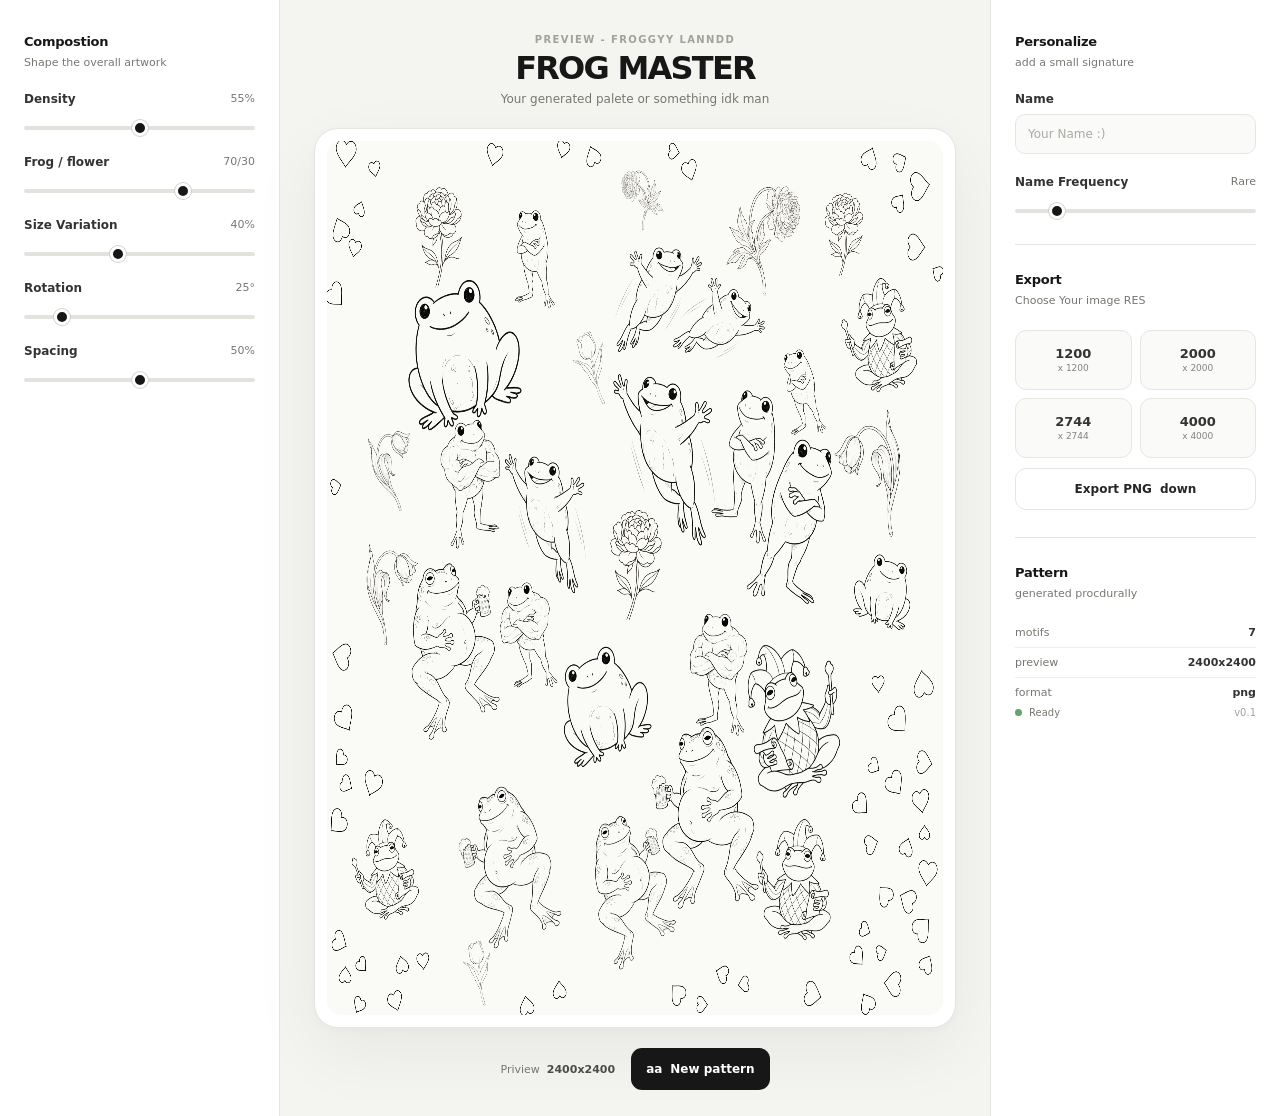
<file: index.html>
<!DOCTYPE html>
<html lang="en">
<head>
  <meta charset="UTF-8">
  <meta name="viewport" content="width=device-width, initial-scale=1.0">
  <title>Greeble - FROG ALALLA</title>
  <link rel="stylesheet" href="style.css">
  <style> @import url('https://fonts.googleapis.com/css2?family=Love+Light&display=swap'); </style>
</head>
<body>
  <div class="app">
    <main class="workspace">
      <aside class="sidebar sidebar-left">
        <div class="panel-section">
          <div class="section-heading">
            <h2>Compostion</h2>
            <p>Shape the overall artwork</p>
          </div>

          <div class="control">
            <div class="control-header">
              <label for="density">Density</label>
              <span id="densityValue">55%</span>
            </div>
            <input
              type="range"
              id="density"
              min="10"
              max="100"
              value="55">
          </div>
          <div class="control">
            <div class="control-header">
              <label for="motifRatio">Frog / flower</label>
              <span id="motifRatioValue">70/30</span>
            </div>
            <input
              type="range"
              id="motifRatio"
              min="0"
              max="100"
              value="70">
          </div>
          <div class="control">
            <div class="control-header">
              <label for="sizeVariation">Size Variation</label>
              <span id="sizeVariationValue">40%</span>
            </div>
            <input
              type="range"
              id="sizeVariation"
              min="0"
              max="100"
              value="40">
          </div>
          <div class="control">
            <div class="control-header">
              <label for="rotation">Rotation</label>
              <span id="rotationValue">25*</span>
            </div>
            <input
              type="range"
              id="rotation"
              min="0"
              max="180"
              value="25">
          </div>
          <div class="control">
            <div class="control-header">
              <label for="spacing">Spacing</label>
              <span id="spacingValue">50%</span>
            </div>
            <input
              type="range"
              id="spacing"
              min="0"
              max="100"
              value="50">
          </div>

        </div>
      </aside>

      <section class="canvas-area">
        <div class="canvas-header">
          <div class="canvas-title">
            <span class="eyebrow"> Preview - FROGGYY LANNDD</span>
            <h1 id="patternTitle"> FROG MASTER</h1>
            <p> Your generated palete or something idk man</p>
          </div>
        </div>

        <div class="canvas-wrapper">
          <div class="canvas-frame">
            <canvas 
              id="canvas"
              width="2400"
              height="2400">
            </canvas>
          </div>
        </div>
        <div class="canvas-controls">
          <div class="preview-resolution">
            <span> Priview</span>
            <strong>2400x2400</strong>
          </div>
          <button
            class="button button-primary"
            id="randomizeSeed"
            type="button">
          <span>aa</span>
          New pattern
          </button>
        </div>
      </section>
      <aside class="sidebar sidebar-right">
        <div class="panel-section">
          <div class="section-heading">
          <h2>Personalize</h2>
          <p>add a small signature</p>
          </div>

        <div class="field">
          <label for="name"> Name</label>
          <input
            type="text"
            id="name"
            placeholder="Your Name :)"
            maxlength="24"
            autocomplete="off">

        </div>
        <div class="control">
          <div class="control-header">
            <label for="nameFrequency">
              Name Frequency
            </label>
            <span id="nameFrequencyValue">
              Rare
            </span>
          </div>
          <input
            type="range"
            id="nameFrequency"
            min="0"
            max="100"
            value="15">
          </div>
        </div>
        <div class="panel-section">
          <div class="section-heading">
            <h2>Export</h2>
            <p>Choose Your image RES</p>
          </div>
          <div class="resolution-grid">
            <button
              class="resolution-option"
              data-resolution="1200"
              type="button"
              >
              <strong>1200</strong>
              <span>x 1200</span>
            </button>
            <button
              class="resolution-option"
              data-resolution="200"
              type="button"
              >
              <strong>2000</strong>
              <span>x 2000</span>
            </button>
            <button
              class="resolution-option"
              data-resolution="2744"
              type="button"
              >
              <strong>2744</strong>
              <span>x 2744</span>
            </button>
            <button
              class="resolution-option"
              data-resolution="4000"
              type="button"
              >
              <strong>4000</strong>
              <span>x 4000</span>
            </button>

          </div>
          <button
            class="button button-secondary full-button"
            id="export"
            type="button">
            Export PNG
            <span>down</span>
          </button>
        </div>
        <div class="panel-seciton pattern-info">
          <div class="section-heading">
            <h2>Pattern</h2>
            <p>generated procdurally</p>
          </div>
          <div class="info-row">
            <span>motifs</span>
            <strong>7</strong>
          </div>
          <div class="info-row">
            <span>preview</span>
            <strong>2400x2400</strong>
          </div>
          <div class="info-row">
            <span>format</span>
            <strong>png</strong>
          </div>
        </div>
        <div class="sidebar-footer">
          <div class="status">
            <span class="status-dot"></span>
            <span>Ready</span>
          </div>
          <span class="version">
            v0.1
          </span>
        </div>
      </aside>
    </main>
  </div>
  <script src="shapes.js"></script>
  <script type="module" src="script.js"></script>
</body>
</html>
</file>
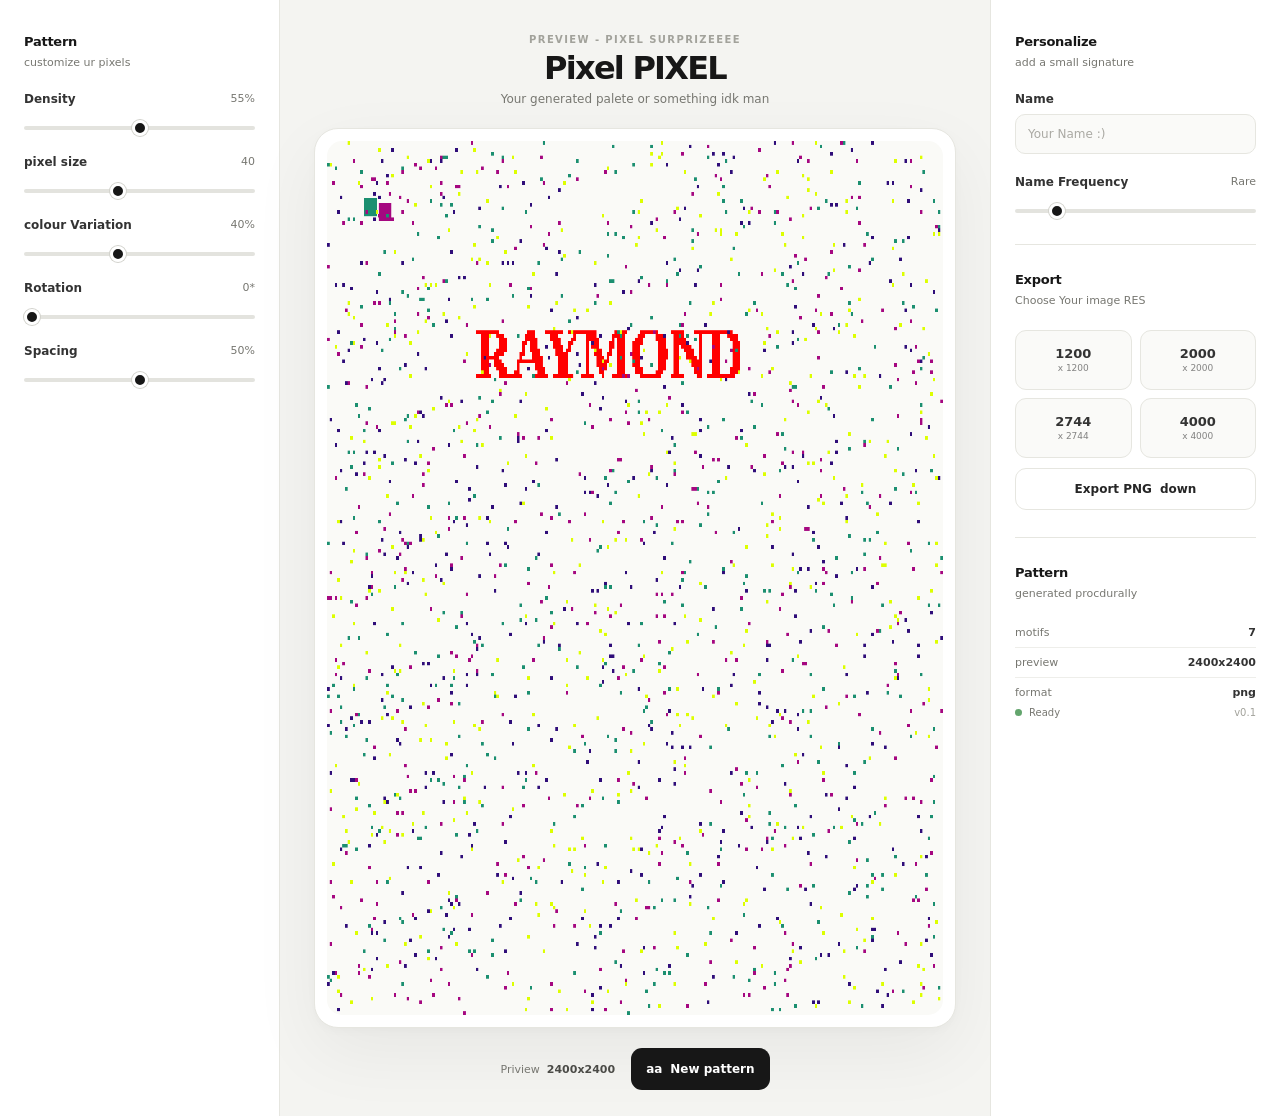
<file: pixel.html>
<!-- pixel page -->
 <!-- 
    main idea is procedural thing, but pixels andname 
    so pixeel gen around name or something still planning


 -->

 <!DOCTYPE html>
 <html lang="en">
    <head>
        <meta charset="UTF-8">
        <meta name="viewport" content="width=device-width, initial-scale=1.0">

        <title>Greeble Pixel Name Pattern</title>
        <link rel="stylesheet" href="style.css">

    </head>
    <body>
  <div class="app">
    <main class="workspace">
      <aside class="sidebar sidebar-left">
        <div class="panel-section">
          <div class="section-heading">
            <h2>Pattern</h2>
            <p>customize ur pixels</p>
          </div>

          <div class="control">
            <div class="control-header">
              <label for="density">Density</label>
              <span id="densityValue">55%</span>
            </div>
            <input
              type="range"
              id="density"
              min="10"
              max="100"
              value="55">
          </div>
          <div class="control">
            <div class="control-header">
              <label for="pixelSize">pixel size</label>
              <span id="pixelSizeValue">40</span>
            </div>
            <input
              type="range"
              id="pixelSize"
              min="0"
              max="100"
              value="40">
          </div>
          <div class="control">
            <div class="control-header">
              <label for="colourVariation">colour Variation</label>
              <span id="colourVariationValue">40%</span>
            </div>
            <input
              type="range"
              id="colourVariation"
              min="0"
              max="100"
              value="40">
          </div>
          <div class="control">
            <div class="control-header">
              <label for="rotation">Rotation</label>
              <span id="rotationValue">0*</span>
            </div>
            <input
              type="range"
              id="rotation"
              min="0"
              max="180"
              value="0">
          </div>
          <div class="control">
            <div class="control-header">
              <label for="spacing">Spacing</label>
              <span id="spacingValue">50%</span>
            </div>
            <input
              type="range"
              id="spacing"
              min="0"
              max="100"
              value="50">
          </div>

        </div>
      </aside>

      <section class="canvas-area">
        <div class="canvas-header">
          <div class="canvas-title">
            <span class="eyebrow"> Preview - Pixel SURPRIZEEEE</span>
            <h1 id="patternTitle">Pixel PIXEL</h1>
            <p> Your generated palete or something idk man</p>
          </div>
        </div>

        <div class="canvas-wrapper">
          <div class="canvas-frame">
            <canvas 
              id="canvas"
              width="2400"
              height="2400">
            </canvas>
          </div>
        </div>
        <div class="canvas-controls">
          <div class="preview-resolution">
            <span> Priview</span>
            <strong>2400x2400</strong>
          </div>
          <button
            class="button button-primary"
            id="randomizeSeed"
            type="button">
          <span>aa</span>
          New pattern
          </button>
        </div>
      </section>
      <aside class="sidebar sidebar-right">
        <div class="panel-section">
          <div class="section-heading">
          <h2>Personalize</h2>
          <p>add a small signature</p>
          </div>

        <div class="field">
          <label for="name"> Name</label>
          <input
            type="text"
            id="name"
            placeholder="Your Name :)"
            maxlength="24"
            autocomplete="off">

        </div>
        <div class="control">
          <div class="control-header">
            <label for="nameFrequency">
              Name Frequency
            </label>
            <span id="nameFrequencyValue">
              Rare
            </span>
          </div>
          <input
            type="range"
            id="nameFrequency"
            min="0"
            max="100"
            value="15">
          </div>
        </div>
        <div class="panel-section">
          <div class="section-heading">
            <h2>Export</h2>
            <p>Choose Your image RES</p>
          </div>
          <div class="resolution-grid">
            <button
              class="resolution-option"
              data-resolution="1200"
              type="button"
              >
              <strong>1200</strong>
              <span>x 1200</span>
            </button>
            <button
              class="resolution-option"
              data-resolution="200"
              type="button"
              >
              <strong>2000</strong>
              <span>x 2000</span>
            </button>
            <button
              class="resolution-option"
              data-resolution="2744"
              type="button"
              >
              <strong>2744</strong>
              <span>x 2744</span>
            </button>
            <button
              class="resolution-option"
              data-resolution="4000"
              type="button"
              >
              <strong>4000</strong>
              <span>x 4000</span>
            </button>

          </div>
          <button
            class="button button-secondary full-button"
            id="export"
            type="button">
            Export PNG
            <span>down</span>
          </button>
        </div>
        <div class="panel-seciton pattern-info">
          <div class="section-heading">
            <h2>Pattern</h2>
            <p>generated procdurally</p>
          </div>
          <div class="info-row">
            <span>motifs</span>
            <strong>7</strong>
          </div>
          <div class="info-row">
            <span>preview</span>
            <strong>2400x2400</strong>
          </div>
          <div class="info-row">
            <span>format</span>
            <strong>png</strong>
          </div>
        </div>
        <div class="sidebar-footer">
          <div class="status">
            <span class="status-dot"></span>
            <span>Ready</span>
          </div>
          <span class="version">
            v0.1
          </span>
          
        </div>
      </aside>
    </main>
  </div>
  <script type="module" src="script1.js"></script>
</body>
 </html>
</file>
<file: style.css>
* {
    box-sizing: border-box;
    margin: 0;
    padding: 0;
}
:root {
    --background: #f4f4f1;
    --surface: white;
    --surface-soft: #fafaf8;
    --border: #e6e6e0;
    --border-dark: #d5d5ce;
    --text: #171717;
    --muted: #777771;
    --subtle: #a2a29b;
    --radius-lg: 24px;
    --radius-md: 14px;
    --radius-sm: 10px;

}

html,
body{
    width: 100%;
    min-height: 100%;
}

body {
    min-height: 100vh;
    background: var(--background);
    color: var(--text);
    font-family: 
        Inter, 
        ui-sans-serif, 
        system-ui, 
        -apple-system, 
        BlinkMacSystemFont, 
        'Segoe UI', 
        sans-serif;
}

button,
input{
    font: inherit;
}
button{
    border: 0;
    cursor: pointer;
}
.app{
    min-height: 100vh;

}



.workspace{
    min-height: 100vh;
    display: grid;
    grid-template-columns: 
        minmax(230px, 280px)
        minmax(500px, 1fr)
        minmax(230px,290px);
}
.sidebar{
    min-height: 100vh;
    padding: 34px 24px 24px;
    background: var(--surface);
}
.sidebar-left{
    border-right: 1px solid var(--border);
}
.sidebar-right{
    border-left: 1px solid var(--border);
}
.panel-section{
    padding-bottom: 27px;
    margin-bottom: 27px;
    border-bottom: 1px solid var(--border)
}

.panel-section:last-of-type{
    border-bottom: 0;
}


.section-heading{
    margin-bottom: 22px;
}

.section-heading h2{
    font-size: 13px;
    line-height: 1.2;
    font-weight: 750;
    letter-spacing: -0.02em;
}
.section-heading p{
    margin-top: 5px;
    color: var(--muted);
    font-size: 11px;
    line-height: 1.4;
}
.control{
    margin-bottom: 21px;
}
.control:last-child{
    margin-bottom: 0;
}

.control-header{
    display: flex;
    align-items: center;
    justify-content: space-between;
    margin-bottom: 9px;
}

.control-header label,
.field > label {
    color: #333;
    font-size: 12px;
    font-weight: 600;
}
.control-header span{
    color: var(--muted);
    font-size: 11px;
    font-variant-numeric: tabular-nums;
}

input[type="range"] {
    width: 100%;
    height: 4px;
    appearance: none;
    outline: none;
    cursor: pointer;
    background: #e3e3de;
    border-radius: 999px;
}
input[type="range"]::-webkit-slider-thumb {
  width: 16px;
  height: 16px;
  appearance: none;
  border: 3px solid white;
  border-radius: 50%;
  background: var(--text);
  box-shadow: 0 0 0 1px #d2d2cc;
}

input[type="range"]::-moz-range-thumb {
  width: 12px;
  height: 12px;
  border: 3px solid white;
  border-radius: 50%;
  background: var(--text);
  box-shadow: 0 0 0 1px #d2d2cc;
}

.field {
  margin-bottom: 21px;
}

.field:last-child {
  margin-bottom: 0;
}

.field > label {
  display: block;
  margin-bottom: 8px;
}

.field input[type="text"] {
  width: 100%;
  height: 40px;
  padding: 0 12px;
  outline: none;
  border: 1px solid var(--border);
  border-radius: var(--radius-sm);
  background: var(--surface-soft);
  color: var(--text);
  font-size: 12px;
  transition:
    border-color 0.15s ease,
    background 0.15s ease;
}

.field input[type="text"]:focus {
  border-color: #bdbdb6;
  background: white;
}

.field input::placeholder {
  color: #aaa9a3;
}

.button {
  min-height: 42px;
  padding: 0 15px;
  display: inline-flex;
  align-items: center;
  justify-content: center;
  gap: 8px;
  border-radius: 11px;
  font-size: 12px;
  font-weight: 650;
  transition:
    transform 0.15s ease,
    background 0.15s ease,
    border-color 0.15s ease;
}

.button:hover {
  transform: translateY(-1px);
}

.button:active {
  transform: translateY(0);
}

.button-primary {
  color: white;
  background: var(--text);
}

.button-primary:hover {
  background: #292929;
}

.button-secondary {
  color: #262626;
  background: white;
  border: 1px solid var(--border);
}

.button-secondary:hover {
  background: #f8f8f6;
}

.full-button {
  width: 100%;
}
.canvas-area{
    min-width: 0;
    min-height: 100vh;
    padding: 34px 34px 26px;
    display: flex;
    flex-direction: column;
}
.canvas-header{
    flex-shrink: 0;
    text-align: center;
    margin-bottom: 22px;
}
.canvas-title .eyebrow{
    display: block;
    margin-bottom: 7px;
    color: var(--subtle);
    font-size: 10px;
    font-weight: 750;
    letter-spacing: 0.14em;
    text-transform: uppercase;
}
.canvas-title h1 {
  font-size: clamp(25px, 2.5vw, 36px);
  line-height: 1;
  font-weight: 780;
  letter-spacing: -0.055em;
}

.canvas-title p {
  margin-top: 8px;
  color: var(--muted);
  font-size: 12px;
}

.canvas-wrapper {
  flex: 1;
  min-height: 0;
  display: flex;
  align-items: center;
  justify-content: center;
}

.canvas-frame {
  width: min(100vh, 1000px);
  height: min(100vh, 1000px);
  max-width: 100%;
  max-height: 100%;
  padding: 12px;
  aspect-ratio: 1;
  background: white;
  border: 1px solid var(--border);
  border-radius: var(--radius-lg);
  box-shadow:
    0 24px 70px rgba(0, 0, 0, 0.055),
    0 3px 10px rgba(0, 0, 0, 0.025);
}

#canvas {
  width: 100%;
  height: 100%;
  display: block;
  border-radius: 15px;
  background: #fafaf7;
}
.canvas-controls {
  flex-shrink: 0;
  margin-top: 20px;
  display: flex;
  align-items: center;
  justify-content: center;
  gap: 16px;
}

.preview-resolution {
  display: flex;
  align-items: center;
  gap: 7px;
  color: var(--muted);
  font-size: 11px;
}

.preview-resolution strong {
  color: #4b4b47;
  font-weight: 650;
  font-variant-numeric: tabular-nums;
}

.resolution-grid {
  display: grid;
  grid-template-columns: 1fr 1fr;
  gap: 8px;
  margin-bottom: 10px;
}

.resolution-option {
  min-height: 60px;
  padding: 8px;
  display: flex;
  flex-direction: column;
  align-items: center;
  justify-content: center;
  gap: 2px;
  border: 1px solid var(--border);
  border-radius: 11px;
  background: var(--surface-soft);
  color: #333;
  transition:
    transform 0.15s ease,
    background 0.15s ease,
    border-color 0.15s ease;
}

.resolution-option:hover {
  transform: translateY(-1px);
  background: white;
  border-color: var(--border-dark);
}

.resolution-option.active {
  color: white;
  background: var(--text);
  border-color: var(--text);
}

.resolution-option strong {
  font-size: 13px;
  font-weight: 700;
  font-variant-numeric: tabular-nums;
}

.resolution-option span {
  font-size: 9px;
  opacity: 0.6;
}
.pattern-info .section-heading {
  margin-bottom: 17px;
}

.info-row {
  display: flex;
  align-items: center;
  justify-content: space-between;
  padding: 8px 0;
  border-bottom: 1px solid #eeeeea;
  font-size: 11px;
}

.info-row:last-child {
  border-bottom: 0;
}

.info-row span {
  color: var(--muted);
}

.info-row strong {
  color: #333;
  font-weight: 650;
}
.sidebar-footer {
  display: flex;
  align-items: center;
  justify-content: space-between;
  margin-top: auto;
}

.status {
  display: flex;
  align-items: center;
  gap: 7px;
  color: var(--muted);
  font-size: 10px;
}

.status-dot {
  width: 7px;
  height: 7px;
  border-radius: 50%;
  background: #63a56d;
}

.version {
  color: var(--subtle);
  font-size: 10px;
}
::-webkit-scrollbar {
  width: 7px;
}

::-webkit-scrollbar-track {
  background: transparent;
}

::-webkit-scrollbar-thumb {
  background: #d7d7d1;
  border-radius: 999px;
}

::-webkit-scrollbar-thumb:hover {
  background: #c2c2bc;
}
@media (max-width: 1100px) {
  .workspace {
    grid-template-columns:
      230px
      minmax(420px, 1fr)
      230px;
  }

  .sidebar {
    padding-left: 18px;
    padding-right: 18px;
  }

  .canvas-area {
    padding-left: 24px;
    padding-right: 24px;
  }
}

@media (max-width: 850px) {
  .workspace {
    grid-template-columns: 200px minmax(0, 1fr);
  }

  .sidebar-right {
    display: none;
  }
}

@media (max-width: 650px) {
  .workspace {
    display: block;
  }

  .sidebar {
    min-height: auto;
    border: 0;
    border-bottom: 1px solid var(--border);
  }

  .sidebar-left {
    border-bottom: 1px solid var(--border);
  }

  .sidebar-right {
    display: block;
    border: 0;
    border-top: 1px solid var(--border);
  }

  .canvas-area {
    min-height: 700px;
    padding: 28px 16px;
  }

  .canvas-frame {
    width: min(88vw, 650px);
    height: auto;
  }

  .canvas-controls {
    flex-direction: column;
    gap: 10px;
  }
}
</file>
